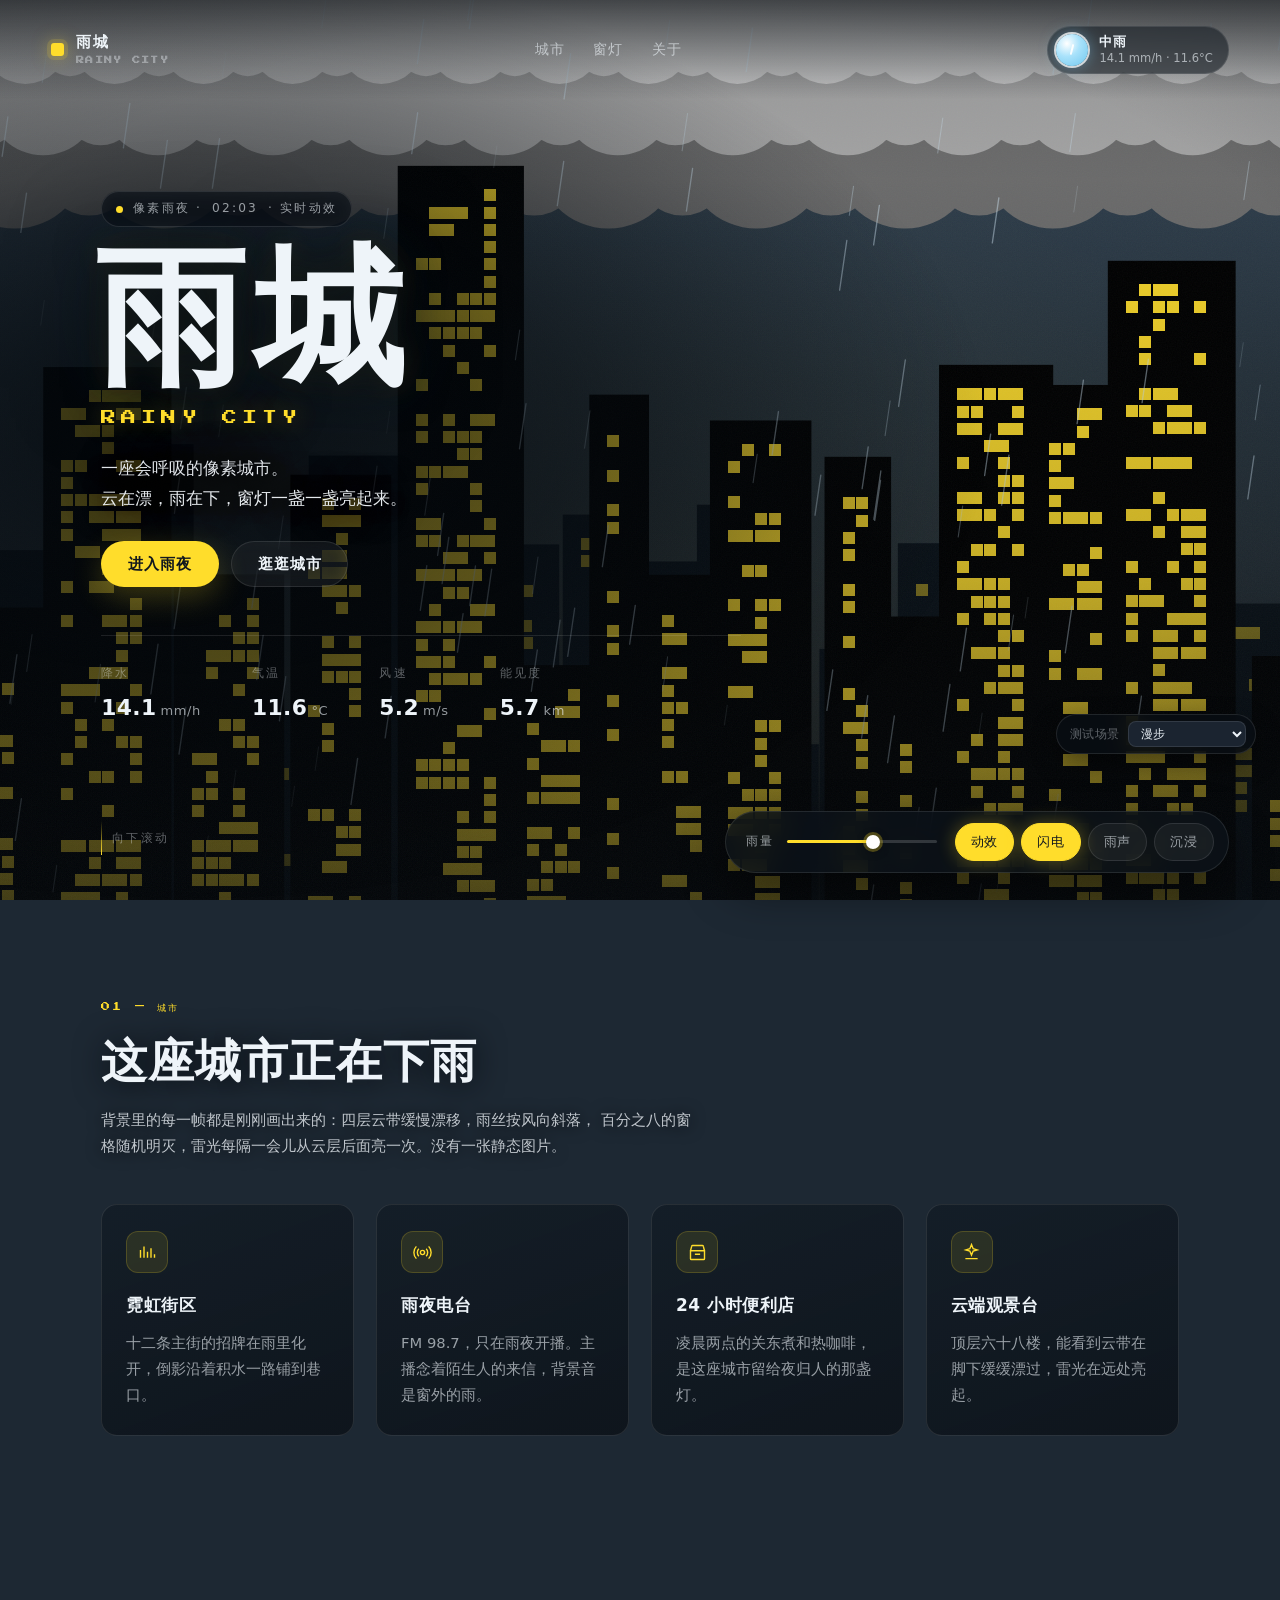
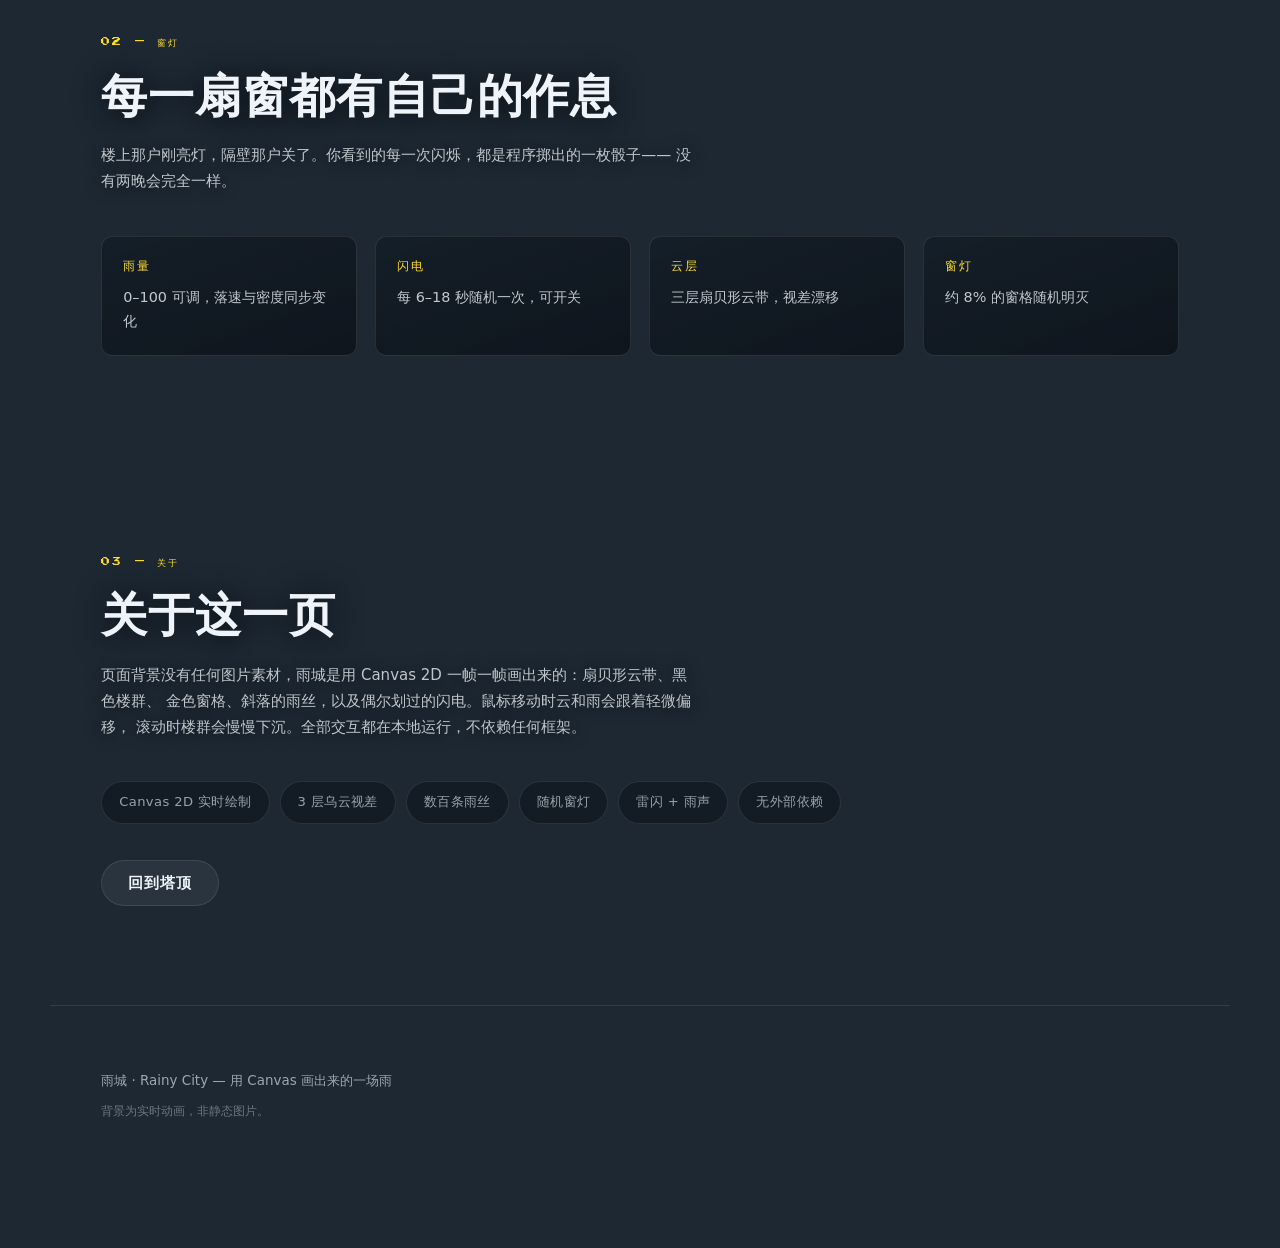
<file: index.html>
<!DOCTYPE html>
<html lang="zh-CN">
<head>
<meta charset="utf-8">
<meta name="viewport" content="width=device-width, initial-scale=1, viewport-fit=cover">
<meta name="color-scheme" content="dark">
<meta name="theme-color" content="#1b2731">
<title>雨城 · Rainy City — 会下��的像素城市</title>
<meta name="description" content="雨城 Rainy City：一座完全由 Canvas 实时绘制的像素雨夜城市。云层漂移、雨丝斜落、窗灯明灭、雷光闪过。">
<link rel="icon" href="data:image/svg+xml,%3Csvg xmlns='http://www.w3.org/2000/svg' viewBox='0 0 32 32'%3E%3Crect width='32' height='32' rx='6' fill='%231b2731'/%3E%3Cpath d='M16 5c4.4 5.6 7.6 9.4 7.6 13.4A7.6 7.6 0 0 1 8.4 18.4C8.4 14.4 11.6 10.6 16 5z' fill='%23ffdd2b'/%3E%3C/svg%3E">
<link rel="preconnect" href="https://fonts.googleapis.com">
<link rel="preconnect" href="https://fonts.gstatic.com" crossorigin>
<link href="https://fonts.googleapis.com/css2?family=Press+Start+2P&display=swap" rel="stylesheet">
<link rel="stylesheet" href="assets/styles.css">
</head>
<body>

<!-- ============ 街景漫步：2D 伪 3D 侧视街道 ============ -->
<canvas class="walk" id="walk" aria-hidden="true"></canvas>

<div class="walk-hud" id="walkHud">
  <header class="walk-hud__bar">
    <div class="walk-hud__title">
      <span class="walk-hud__dot" aria-hidden="true"></span>
      <span class="walk-hud__label">雨城漫步</span>
    </div>
    <button class="chip" id="walkExit" type="button">离开街景</button>
  </header>

  <p class="walk-hint"><kbd>←</kbd><kbd>→</kbd> 或 <kbd>A</kbd><kbd>D</kbd> 行走　·　<kbd>Esc</kbd> 离开</p>
</div>

<!-- 测试用：切换街景内部场景（后续加场景时往 select 里加 option 即可） -->
<label class="scene-switch">
  <span>测试场景</span>
  <select id="sceneSwitch" aria-label="测试：切换街景内部场景">
    <option value="walk">漫步</option>
    <option value="neon">霓虹街区</option>
    <option value="store">24 小时便利店</option>
    <option value="deck">云端观景台</option>
    <option value="radio">雨夜电台</option>
  </select>
</label>

<a class="skip-link" href="#main">跳到主要内容</a>

<!-- ============ 动态背景：实时绘制的雨夜城市 ============ -->
<div class="scene" aria-hidden="true">
  <canvas id="scene"></canvas>
  <div class="scene__dim" id="sceneDim"></div>
  <div class="scene__flash" id="flash"></div>
  <div class="scene__vignette"></div>
  <div class="scene__grain"></div>
</div>

<!-- ============ 顶栏 ============ -->
<header class="topbar">
  <a class="brand" href="#top">
    <span class="brand__mark" aria-hidden="true"></span>
    <span class="brand__text">雨城<em>Rainy City</em></span>
  </a>

  <nav class="nav" aria-label="主导航">
    <a href="#city">城市</a>
    <a href="#nights">窗灯</a>
    <a href="#about">关于</a>
  </nav>

  <div class="weather" role="status">
    <span class="weather__orb" aria-hidden="true"><i></i></span>
    <span class="weather__text">
      <b id="weatherLabel">中雨</b>
      <span><span id="weatherRate">12.4</span> mm/h · <span id="weatherTemp">11.6</span>°C</span>
    </span>
  </div>
</header>

<main id="main">

  <!-- ============ HERO ============ -->
  <section class="hero" id="top">
    <p class="hero__eyebrow"><span class="pulse" aria-hidden="true"></span>像素雨夜 · <span id="clock">23:47</span> · 实时动效</p>

    <h1 class="hero__title">雨城</h1>
    <p class="hero__latin">Rainy City</p>

    <p class="hero__lead">
      一座会呼吸的像素城市。<br>
      云在漂，雨在下，窗灯一盏一盏亮起来。
    </p>

    <div class="hero__actions">
      <button class="btn btn--primary" id="immersiveBtn" type="button">进入雨夜</button>
      <button class="btn btn--ghost" id="walkBtn" type="button">逛逛城市</button>
    </div>

    <dl class="stats">
      <div class="stat"><dt>降水</dt><dd><span id="statRain">12.4</span><small>mm/h</small></dd></div>
      <div class="stat"><dt>气温</dt><dd><span id="statTemp">11.6</span><small>°C</small></dd></div>
      <div class="stat"><dt>风速</dt><dd><span id="statWind">5.2</span><small>m/s</small></dd></div>
      <div class="stat"><dt>能见度</dt><dd><span id="statVis">3.1</span><small>km</small></dd></div>
    </dl>

    <p class="scroll-hint" aria-hidden="true"><span></span>向下滚动</p>
  </section>

  <!-- ============ 城市 ============ -->
  <section class="section" id="city">
    <header class="section__head">
      <p class="section__eyebrow">01 — 城市</p>
      <h2 class="section__title">这座城市正在下雨</h2>
      <p class="section__lead">
        背景里的每一帧都是刚刚画出来的：四层云带缓慢漂移，雨丝按风向斜落，
        百分之八的窗格随机明灭，雷光每隔一会儿从云层后面亮一次。没有一张静态图片。
      </p>
    </header>

    <div class="cards">
      <article class="card">
        <span class="card__icon" aria-hidden="true">
          <svg viewBox="0 0 24 24" fill="none" stroke="currentColor" stroke-width="1.6"><path d="M4 18V9m4 9V5m4 13v-7m4 7V7m4 11v-4"/></svg>
        </span>
        <h3>霓虹街区</h3>
        <p>十二条主街的招牌在雨里化开，倒影沿着积水一路铺到巷口。</p>
      </article>

      <article class="card">
        <span class="card__icon" aria-hidden="true">
          <svg viewBox="0 0 24 24" fill="none" stroke="currentColor" stroke-width="1.6"><circle cx="12" cy="12" r="2.4"/><path d="M7.8 7.8a6 6 0 0 0 0 8.4m8.4 0a6 6 0 0 0 0-8.4M5 5a10 10 0 0 0 0 14m14 0a10 10 0 0 0 0-14"/></svg>
        </span>
        <h3>雨夜电台</h3>
        <p>FM 98.7，只在雨夜开播。主播念着陌生人的来信，背景音是窗外的雨。</p>
      </article>

      <article class="card">
        <span class="card__icon" aria-hidden="true">
          <svg viewBox="0 0 24 24" fill="none" stroke="currentColor" stroke-width="1.6"><path d="M4 10l1.4-5.2A1 1 0 0 1 6.4 4h11.2a1 1 0 0 1 1 .8L20 10M4 10h16v9a1 1 0 0 1-1 1H5a1 1 0 0 1-1-1v-9z"/><path d="M9 14h6"/></svg>
        </span>
        <h3>24 小时便利店</h3>
        <p>凌晨两点的关东煮和热咖啡，是这座城市留给夜归人的那盏灯。</p>
      </article>

      <article class="card">
        <span class="card__icon" aria-hidden="true">
          <svg viewBox="0 0 24 24" fill="none" stroke="currentColor" stroke-width="1.6"><path d="M12 3l1.9 4.6L18.5 9l-4.6 1.4L12 15l-1.9-4.6L5.5 9l4.6-1.4z"/><path d="M5 19h14"/></svg>
        </span>
        <h3>云端观景台</h3>
        <p>顶层六十八楼，能看到云带在脚下缓缓漂过，雷光在远处亮起。</p>
      </article>
    </div>
  </section>

  <!-- ============ 窗灯 ============ -->
  <section class="section" id="nights">
    <header class="section__head">
      <p class="section__eyebrow">02 — 窗灯</p>
      <h2 class="section__title">每一扇窗都有自己的作息</h2>
      <p class="section__lead">
        楼上那户刚亮灯，隔壁那户关了。你看到的每一次闪烁，都是程序掷出的一枚骰子——
        没有两晚会完全一样。
      </p>
    </header>

    <dl class="facts">
      <div class="fact"><dt>雨量</dt><dd>0–100 可调，落速与密度同步变化</dd></div>
      <div class="fact"><dt>闪电</dt><dd>每 6–18 秒随机一次，可开关</dd></div>
      <div class="fact"><dt>云层</dt><dd>三层扇贝形云带，视差漂移</dd></div>
      <div class="fact"><dt>窗灯</dt><dd>约 8% 的窗格随机明灭</dd></div>
    </dl>
  </section>

  <!-- ============ 关于 ============ -->
  <section class="section" id="about">
    <header class="section__head">
      <p class="section__eyebrow">03 — 关于</p>
      <h2 class="section__title">关于这一页</h2>
      <p class="section__lead">
        页面背景没有任何图片素材，雨城是用 Canvas 2D 一帧一帧画出来的：扇贝形云带、黑色楼群、
        金色窗格、斜落的雨丝，以及偶尔划过的闪电。鼠标移动时云和雨会跟着轻微偏移，
        滚动时楼群会慢慢下沉。全部交互都在本地运行，不依赖任何框架。
      </p>
    </header>

    <ul class="tags">
      <li>Canvas 2D 实时绘制</li>
      <li>3 层乌云视差</li>
      <li>数百条雨丝</li>
      <li>随机窗灯</li>
      <li>雷闪 + 雨声</li>
      <li>无外部依赖</li>
    </ul>

    <p class="about__actions">
      <a class="btn btn--ghost" href="#top">回到塔顶</a>
    </p>
  </section>
</main>

<footer class="footer">
  <p>雨城 · Rainy City — 用 Canvas 画出来的一场雨</p>
  <p class="footer__dim">背景为实时动画，非静态图片。</p>
</footer>

<!-- ============ 控制台 ============ -->
<aside class="console" aria-label="雨夜控制台">
  <label class="console__slider">
    <span class="console__label">雨量</span>
    <input type="range" id="rainSlider" min="0" max="100" value="58" step="1" aria-label="雨量">
  </label>
  <div class="console__toggles">
    <button class="chip" id="motionToggle" type="button" aria-pressed="true">动效</button>
    <button class="chip" id="lightningToggle" type="button" aria-pressed="true">闪电</button>
    <button class="chip" id="soundToggle" type="button" aria-pressed="false">雨声</button>
    <button class="chip" id="immersiveToggle" type="button" aria-pressed="false">沉浸</button>
  </div>
</aside>

<p class="exit-hint">按 <b>Esc</b> 退出雨夜　·　暴雨越大，雨声越响</p>

<noscript>
  <p class="noscript">启用 JavaScript 才能看到会动的雨夜城市。</p>
</noscript>

<script src="assets/scene.js" defer></script>
<script src="assets/walk.js" defer></script>
<script src="assets/app.js" defer></script>
</body>
</html>
</file>
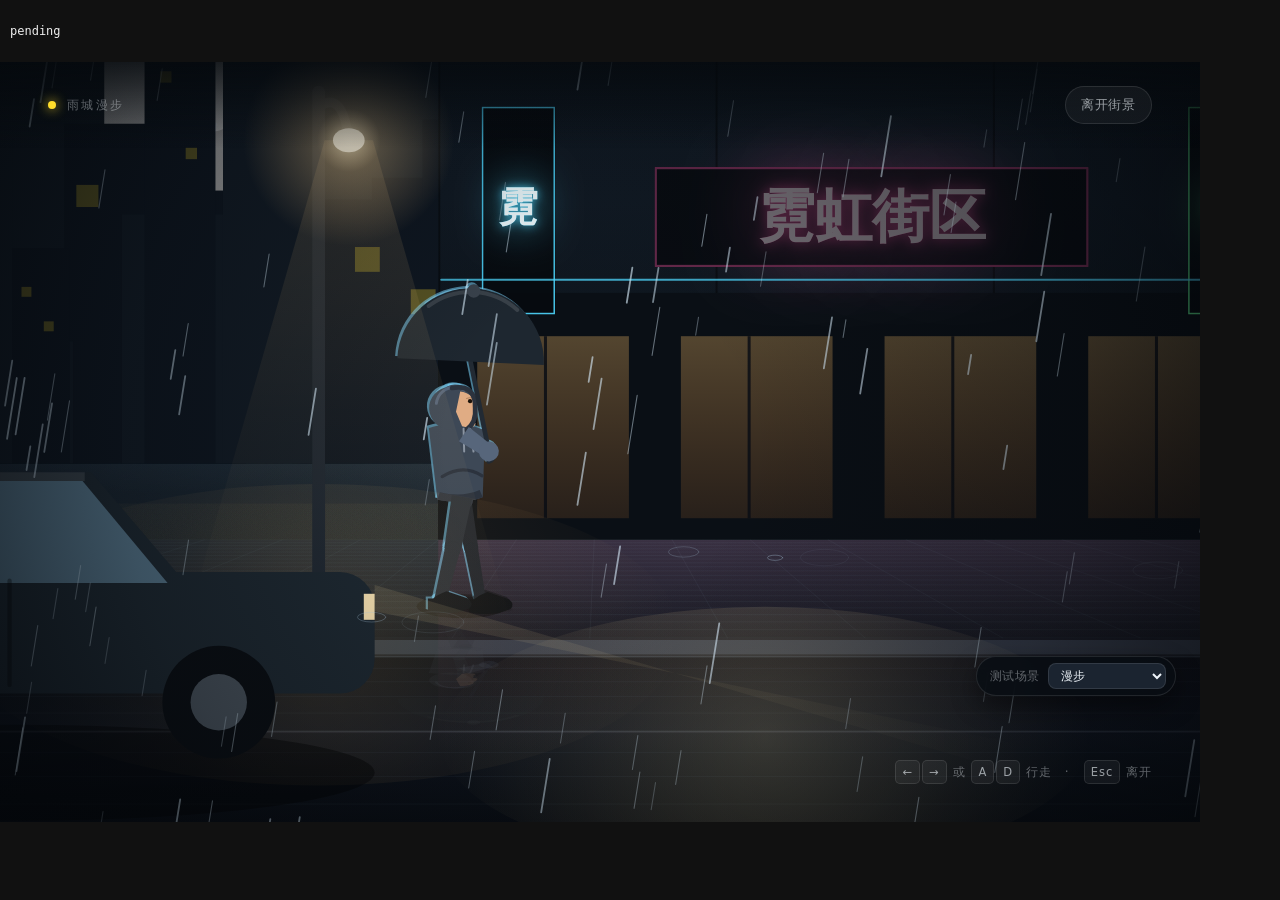
<file: _verify/motion-probe.html>
<!DOCTYPE html>
<html lang="zh-CN">
<head><meta charset="utf-8"><title>walk motion probe</title>
<style>body{margin:0;background:#111;color:#eee;font:12px/1.5 monospace}pre{padding:10px}</style>
</head>
<body>
<pre id="o">pending</pre>
<iframe id="f" src="/" width="1200" height="760" style="width:1200px;height:760px;border:0"></iframe>
<script>
var log = [];
var f = document.getElementById('f');

f.onload = function () {
  var w = f.contentWindow, d = f.contentDocument;
  var errs = [];
  w.addEventListener('error', function (e) { errs.push((e.message || '?') + ' @' + e.lineno); });

  var cv = d.getElementById('walk');
  var shots = [];

  function snap(tag) {
    var s = w.RainyWalk.status();
    var len = cv.toDataURL().length;
    shots.push({ tag: tag, len: len, s: s });
    log.push(tag.padEnd(14) + ' running=' + s.running +
             ' x=' + s.x + ' cam=' + s.cam + ' phase=' + s.phase +
             ' now=' + s.now + ' drops=' + s.drops + ' cars=' + s.cars +
             ' dirs=[' + s.carDirs + '] lanes=[' + s.carLanes + '] len=' + len);
  }

  setTimeout(function () {
    d.getElementById('walkBtn').click();
    log.push('isMotion = ' + w.RainyCity.isMotion());
    snap('t0');

    setTimeout(function () {
      snap('t1');
      setTimeout(function () {
        snap('t2');
        log.push('画面有变化 = ' + (shots[0].len !== shots[2].len));
        log.push('errors = ' + (errs.length ? errs.join(' | ') : 'none'));
        document.getElementById('o').textContent = log.join('\n');
      }, 600);
    }, 600);
  }, 400);
};
</script>
</body>
</html>
</file>
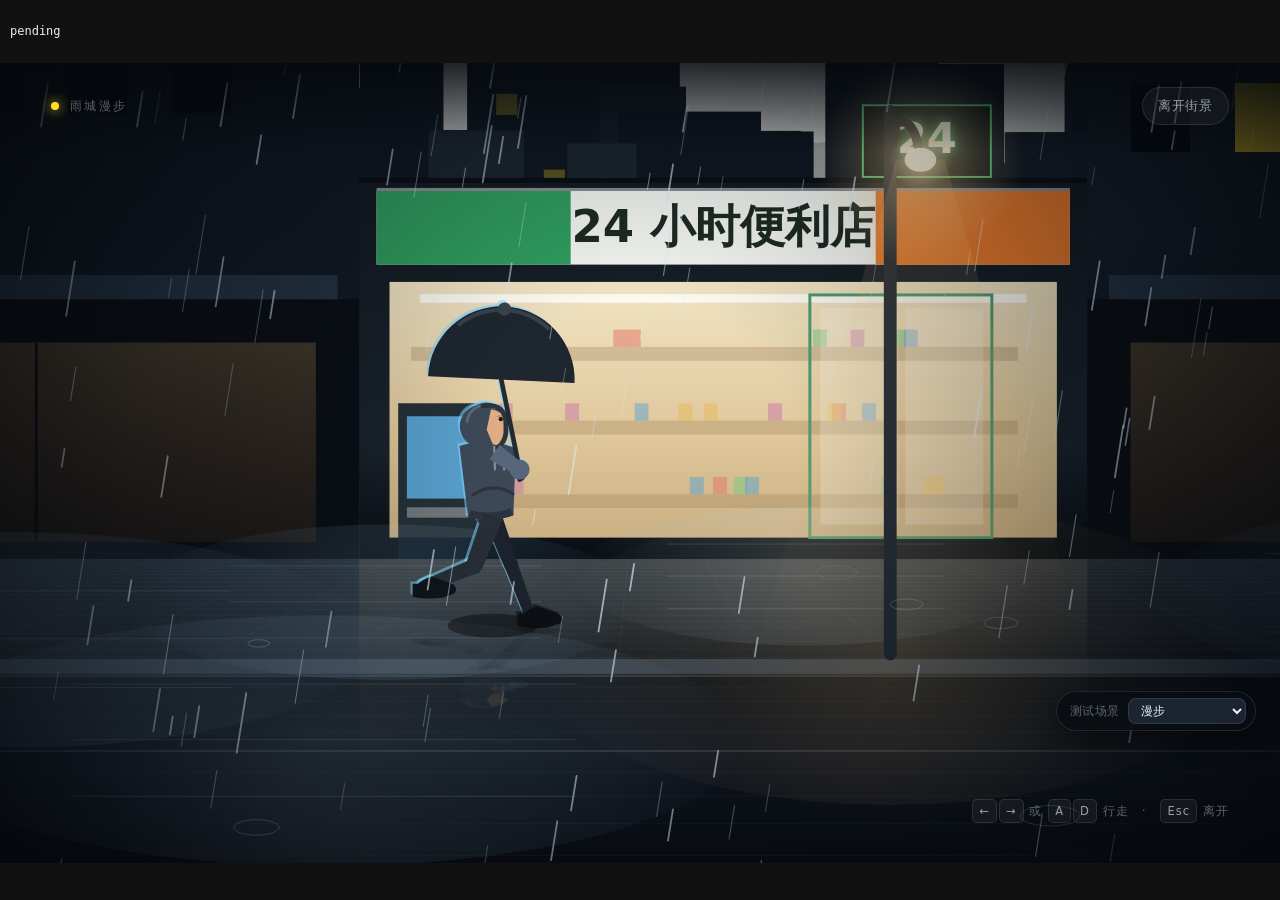
<file: _verify/walk-probe.html>
<!DOCTYPE html>
<html lang="zh-CN">
<head><meta charset="utf-8"><title>walk probe</title>
<style>body{margin:0;background:#111;color:#eee;font:12px/1.6 monospace}pre{padding:10px}</style>
</head>
<body>
<pre id="o">pending</pre>
<iframe id="f" src="/" width="1280" height="800" style="width:1280px;height:800px;border:0"></iframe>
<script>
var log = [];
var f = document.getElementById('f');

f.onload = function () {
  var w = f.contentWindow, d = f.contentDocument;
  var errs = [];
  w.addEventListener('error', function (e) { errs.push((e.message || '?') + ' @' + e.lineno); });

  function done() {
    log.push('runtime errors = ' + (errs.length ? errs.join(' | ') : 'none'));
    document.getElementById('o').textContent = log.join('\n');
  }

  setTimeout(function () {
    var btn = d.getElementById('walkBtn');
    log.push('逛逛城市是按钮      = ' + (btn && btn.tagName));
    log.push('RainyWalk 存在      = ' + typeof w.RainyWalk);

    btn.click();

    setTimeout(function () {
      log.push('body.is-walking     = ' + d.body.classList.contains('is-walking'));
      log.push('RainyWalk.isActive  = ' + w.RainyWalk.isActive());

      var cv = d.getElementById('walk');
      log.push('canvas 尺寸         = ' + cv.width + 'x' + cv.height);
      log.push('画面非空            = ' + (cv.toDataURL().length > 20000));

      var list = w.RainyWalk.list();
      log.push('地标数量            = ' + list.length);
      log.push('地标顺序            = ' + list.map(function (x) { return x.name; }).join(' / '));
      log.push('当前地点 API        = ' + (w.RainyWalk.current() || {}).name);
      log.push('walkNow 已移除      = ' + (d.getElementById('walkNow') === null));
      log.push('walkNav 已移除      = ' + (d.getElementById('walkNav') === null));

      w.RainyWalk.jumpTo(2);
      setTimeout(function () {
        log.push('跳转后当前地点      = ' + (w.RainyWalk.current() || {}).name);

        d.getElementById('walkExit').click();
        setTimeout(function () {
          log.push('退出后 isActive     = ' + w.RainyWalk.isActive());
          log.push('退出后 is-walking   = ' + d.body.classList.contains('is-walking'));

          /* 测试用场景下拉：锁定到具体地标 */
          var sw = d.getElementById('sceneSwitch');
          log.push('下拉存在            = ' + !!sw);
          log.push('下拉选项            = ' + Array.prototype.map.call(sw.options, function (o) { return o.value; }).join(','));
          sw.value = 'store';
          sw.dispatchEvent(new w.Event('change', { bubbles: true }));
          setTimeout(function () {
            log.push('下拉→便利店 active  = ' + w.RainyWalk.isActive());
            log.push('下拉→便利店 locked  = ' + w.RainyWalk.isLocked() + ' (' + w.RainyWalk.lockName() + ')');
            log.push('下拉值已同步        = ' + (sw.value === 'store'));
            log.push('当前地点            = ' + (w.RainyWalk.current() || {}).name);
            sw.value = 'walk';
            sw.dispatchEvent(new w.Event('change', { bubbles: true }));
            setTimeout(function () {
              log.push('下拉→漫步 locked    = ' + w.RainyWalk.isLocked());
              done();
            }, 350);
          }, 350);
        }, 350);
      }, 900);
    }, 900);
  }, 400);
};
</script>
</body>
</html>
</file>
<file: assets/styles.css>
/* ==========================================================================
   雨城 · Rainy City
   调色取自场景本身：石板蓝的夜空、三级灰云、纯黑楼体、金色窗格
   ========================================================================== */

:root{
  /* 场景色 */
  --sky-top:      #2f4050;
  --sky-bottom:   #1d2833;
  --cloud-light:  #cfcfcf;
  --cloud-mid:    #a9a9a9;
  --cloud-dark:   #6b6b6b;
  --ink:          #000000;

  /* 窗灯 */
  --glow:         #ffdd2b;
  --glow-soft:    rgba(255,221,43,.35);
  --glow-dim:     rgba(255,221,43,.14);

  /* 文字 */
  --text:         #eef4f9;
  --muted:        rgba(238,244,249,.62);
  --faint:        rgba(238,244,249,.38);

  /* 面板 */
  --panel:        rgba(12,19,26,.55);
  --panel-solid:  rgba(12,19,26,.78);
  --hairline:     rgba(255,255,255,.10);
  --hairline-lit: rgba(255,221,43,.28);

  --radius:       16px;
  --radius-sm:    11px;

  --pad:          clamp(20px, 4vw, 56px);
  --maxw:         1180px;

  --font-sans: "PingFang SC", "Hiragino Sans GB", "Microsoft YaHei UI", "Microsoft YaHei",
               system-ui, -apple-system, "Segoe UI", Roboto, "Helvetica Neue", sans-serif;
  --font-pixel: "Press Start 2P", "Courier New", ui-monospace, monospace;

  --ease: cubic-bezier(.22,.61,.36,1);
}

/* ---------------------------------------------------------------- base --- */

*,*::before,*::after{ box-sizing:border-box; }

html{ scroll-behavior:smooth; }

body{
  margin:0;
  min-height:100%;
  background:var(--sky-bottom);
  color:var(--text);
  font-family:var(--font-sans);
  font-size:clamp(15px,1.05vw,17px);
  line-height:1.75;
  -webkit-font-smoothing:antialiased;
  text-rendering:optimizeLegibility;
  overflow-x:hidden;
}

h1,h2,h3,dl,dd,dt,p{ margin:0; }
ul{ margin:0; padding:0; list-style:none; }
img{ max-width:100%; display:block; }

a{ color:inherit; text-decoration:none; }

:focus-visible{
  outline:2px solid var(--glow);
  outline-offset:3px;
  border-radius:4px;
}

::selection{ background:var(--glow); color:#10161c; }

.skip-link{
  position:fixed; top:-100px; left:16px; z-index:100;
  padding:10px 16px; border-radius:0 0 10px 10px;
  background:var(--glow); color:#10161c; font-weight:700;
  transition:top .2s var(--ease);
}
.skip-link:focus{ top:0; }

/* --------------------------------------------------------------- scene --- */

.scene{
  position:fixed; inset:0; z-index:0;
  overflow:hidden;
  background:var(--sky-bottom);
}

#scene{
  display:block;
  width:100%; height:100%;
}

/* 雷闪：由 JS 控制透明度 */
.scene__flash{
  position:absolute; inset:0;
  background:#dfeaf5;
  opacity:0;
  mix-blend-mode:screen;
  pointer-events:none;
}

/* 暗角，让文字站得住 */
.scene__vignette{
  position:absolute; inset:0;
  pointer-events:none;
  background:
    radial-gradient(122% 92% at 50% 44%, transparent 46%, rgba(4,8,12,.50) 100%),
    linear-gradient(to bottom, rgba(4,8,12,.14) 0%, rgba(4,8,12,.04) 20%, rgba(4,8,12,.22) 62%, rgba(4,8,12,.68) 100%);
}

/* 滚过首屏后让城市退到后面，读文字更轻松 */
.scene__dim{
  position:absolute; inset:0;
  background:#05090e;
  opacity:0;
  pointer-events:none;
}

/* 极细的颗粒，压掉色带 */
.scene__grain{
  position:absolute; inset:-50%;
  pointer-events:none;
  opacity:.045;
  background-image:url("data:image/svg+xml,%3Csvg xmlns='http://www.w3.org/2000/svg' width='160' height='160'%3E%3Cfilter id='n'%3E%3CfeTurbulence type='fractalNoise' baseFrequency='.8' numOctaves='3'/%3E%3C/filter%3E%3Crect width='160' height='160' filter='url(%23n)'/%3E%3C/svg%3E");
  animation:grain 6s steps(6,end) infinite;
}
@keyframes grain{
  0%{transform:translate(0,0)}      20%{transform:translate(-3%,2%)}
  40%{transform:translate(2%,-3%)}  60%{transform:translate(-2%,-2%)}
  80%{transform:translate(3%,1%)}   100%{transform:translate(0,0)}
}

/* -------------------------------------------------------------- topbar --- */

.topbar{
  position:fixed; z-index:20;
  top:0; left:0; right:0;
  display:flex; align-items:center; gap:clamp(14px,3vw,40px);
  padding:clamp(14px,2vw,26px) var(--pad);
  background:linear-gradient(to bottom, rgba(6,10,14,.66), rgba(6,10,14,0));
}

.brand{
  display:flex; align-items:center; gap:12px;
  flex:0 0 auto;
}

.brand__mark{
  width:13px; height:13px; border-radius:3px;
  background:var(--glow);
  box-shadow:0 0 0 4px rgba(255,221,43,.14), 0 0 18px rgba(255,221,43,.5);
  animation:blink 5.5s steps(1,end) infinite;
}
@keyframes blink{
  0%,86%{opacity:1}
  88%{opacity:.25}
  90%{opacity:1}
  93%{opacity:.4}
  95%,100%{opacity:1}
}

.brand__text{
  display:flex; flex-direction:column; line-height:1.15;
  font-weight:700; letter-spacing:.14em;
}
.brand__text em{
  font-family:var(--font-pixel);
  font-size:8px; font-style:normal; letter-spacing:.16em;
  color:var(--faint); margin-top:5px; text-transform:uppercase;
}

.nav{
  display:flex; gap:clamp(14px,2.2vw,30px);
  margin-left:auto; margin-right:auto;
  font-size:.9rem; letter-spacing:.08em;
  color:var(--muted);
}
.nav a{ position:relative; padding:4px 0; transition:color .25s var(--ease); }
.nav a::after{
  content:""; position:absolute; left:0; right:100%; bottom:0;
  height:1px; background:var(--glow);
  transition:right .3s var(--ease);
}
.nav a:hover{ color:var(--text); }
.nav a:hover::after{ right:0; }

/* 天气指示器 —— 呼应原图右上角那枚圆标 */
.weather{
  flex:0 0 auto;
  display:flex; align-items:center; gap:11px;
  padding:7px 15px 7px 8px;
  border:1px solid var(--hairline);
  border-radius:999px;
  background:var(--panel);
  -webkit-backdrop-filter:blur(10px);
  backdrop-filter:blur(10px);
}

.weather__orb{
  position:relative; flex:0 0 auto;
  width:32px; height:32px; border-radius:50%;
  background:radial-gradient(circle at 34% 30%, #ffffff 0%, #a9e2fb 42%, #6fc7ee 100%);
  box-shadow:0 0 0 2px rgba(255,255,255,.75), 0 0 16px rgba(126,208,246,.55);
  display:grid; place-items:center;
  overflow:hidden;
}
/* 圆标里的雨：一条持续斜落的细线 */
.weather__orb i{
  width:2px; height:11px; border-radius:2px;
  background:rgba(255,255,255,.92);
  transform:rotate(14deg);
  animation:orb-rain 1.5s linear infinite;
}
@keyframes orb-rain{
  0%{ transform:translateY(-11px) rotate(14deg); opacity:0; }
  25%{ opacity:1; }
  100%{ transform:translateY(12px) rotate(14deg); opacity:0; }
}

.weather__text{ display:flex; flex-direction:column; line-height:1.25; font-size:.72rem; }
.weather__text b{ font-size:.82rem; letter-spacing:.06em; }
.weather__text span{ color:var(--muted); font-variant-numeric:tabular-nums; }

/* ---------------------------------------------------------------- hero --- */

.hero{
  position:relative; z-index:10;
  min-height:100svh;
  display:flex; flex-direction:column;
  justify-content:center;
  gap:clamp(16px,2.4vh,30px);
  max-width:var(--maxw);
  margin:0 auto;
  padding:clamp(120px,16vh,200px) var(--pad) clamp(120px,14vh,170px);
  animation:rise 1.1s var(--ease) both .15s;
}
@keyframes rise{
  from{ opacity:0; transform:translateY(22px); }
  to{ opacity:1; transform:none; }
}

/* 文字底下的一层柔光罩，压住背后的窗格 */
.hero::before{
  content:"";
  position:absolute;
  inset:-6% -14% -2% -14%;
  z-index:-1;
  pointer-events:none;
  background:radial-gradient(64% 58% at 20% 50%,
    rgba(4,9,14,.82) 0%, rgba(4,9,14,.54) 40%,
    rgba(4,9,14,.18) 68%, rgba(4,9,14,0) 83%);
}

.hero__eyebrow{
  display:inline-flex; align-items:center; gap:10px;
  align-self:flex-start;
  padding:6px 14px;
  border:1px solid var(--hairline);
  border-radius:999px;
  background:var(--panel);
  -webkit-backdrop-filter:blur(8px);
  backdrop-filter:blur(8px);
  font-size:.76rem; letter-spacing:.18em;
  color:var(--muted);
}

.pulse{
  width:7px; height:7px; border-radius:50%;
  background:var(--glow);
  box-shadow:0 0 0 0 var(--glow-soft);
  animation:pulse 2.6s ease-out infinite;
}
@keyframes pulse{
  0%{ box-shadow:0 0 0 0 rgba(255,221,43,.45); }
  70%{ box-shadow:0 0 0 12px rgba(255,221,43,0); }
  100%{ box-shadow:0 0 0 0 rgba(255,221,43,0); }
}

.hero__title{
  font-size:clamp(64px,13vw,150px);
  line-height:.94;
  font-weight:800;
  letter-spacing:.06em;
  margin-left:-.04em;
  text-shadow:
    0 0 42px rgba(8,14,20,.9),
    0 0 90px rgba(8,14,20,.7),
    0 0 26px rgba(255,221,43,.12);
}

.hero__latin{
  font-family:var(--font-pixel);
  font-size:clamp(10px,1.5vw,15px);
  letter-spacing:.34em;
  text-transform:uppercase;
  color:var(--glow);
  text-shadow:0 0 22px var(--glow-soft);
  margin-top:-6px;
}

.hero__lead{
  max-width:34ch;
  font-size:clamp(15px,1.35vw,19px);
  color:rgba(242,247,251,.94);
  text-shadow:0 2px 16px rgba(4,9,14,.95), 0 0 42px rgba(4,9,14,.7);
}

.hero__actions{
  display:flex; flex-wrap:wrap; gap:12px;
  margin-top:6px;
}

/* -------------------------------------------------------------- button --- */

.btn{
  display:inline-flex; align-items:center; justify-content:center;
  min-height:46px; padding:0 26px;
  border-radius:999px;
  border:1px solid transparent;
  font:inherit; font-weight:600; font-size:.94rem; letter-spacing:.06em;
  cursor:pointer;
  transition:transform .25s var(--ease), background-color .25s var(--ease),
             border-color .25s var(--ease), box-shadow .25s var(--ease), color .25s var(--ease);
}
.btn:hover{ transform:translateY(-2px); }
.btn:active{ transform:translateY(0); }

.btn--primary{
  background:var(--glow);
  color:#12181e;
  box-shadow:0 10px 30px rgba(255,221,43,.22);
}
.btn--primary:hover{
  box-shadow:0 14px 40px rgba(255,221,43,.34);
  background:#ffe14f;
}

.btn--ghost{
  background:rgba(255,255,255,.06);
  border-color:var(--hairline);
  color:var(--text);
  -webkit-backdrop-filter:blur(8px);
  backdrop-filter:blur(8px);
}
.btn--ghost:hover{
  border-color:var(--hairline-lit);
  background:rgba(255,255,255,.11);
}

/* --------------------------------------------------------------- stats --- */

.stats{
  display:flex; flex-wrap:wrap; gap:clamp(20px,4vw,58px);
  margin-top:clamp(16px,3vh,34px);
  padding-top:clamp(16px,3vh,30px);
  border-top:1px solid var(--hairline);
  max-width:640px;
}
.stat dt{
  font-size:.72rem; letter-spacing:.2em; text-transform:uppercase;
  color:var(--faint); margin-bottom:5px;
}
.stat dd{
  font-size:clamp(18px,1.7vw,24px); font-weight:700;
  font-variant-numeric:tabular-nums; letter-spacing:.02em;
}
.stat dd small{
  font-size:.6em; font-weight:500; color:var(--muted);
  margin-left:4px; letter-spacing:.04em;
}

.scroll-hint{
  position:absolute; left:var(--pad); bottom:clamp(26px,5vh,52px);
  display:flex; align-items:center; gap:10px;
  font-size:.72rem; letter-spacing:.2em; color:var(--faint);
}
.scroll-hint span{
  width:1px; height:34px;
  background:linear-gradient(to bottom, transparent, var(--glow));
  animation:drop 2.4s ease-in-out infinite;
}
@keyframes drop{
  0%,100%{ transform:scaleY(.35); transform-origin:top; opacity:.4; }
  50%    { transform:scaleY(1);   transform-origin:top; opacity:1; }
}

/* ------------------------------------------------------------- section --- */

.section{
  position:relative; z-index:10;
  max-width:var(--maxw);
  margin:0 auto;
  padding:clamp(72px,11vh,140px) var(--pad);
}

.section__head{ max-width:760px; }

.section__eyebrow{
  font-family:var(--font-pixel);
  font-size:9px; letter-spacing:.24em; text-transform:uppercase;
  color:var(--glow);
  margin-bottom:18px;
}

.section__title{
  font-size:clamp(28px,3.6vw,46px);
  line-height:1.22; font-weight:750;
  letter-spacing:.02em;
  text-shadow:0 2px 30px rgba(6,10,14,.9);
}

.section__lead{
  margin-top:18px;
  max-width:62ch;
  color:rgba(238,244,249,.78);
  text-shadow:0 1px 16px rgba(6,10,14,.85);
}

/* --------------------------------------------------------------- cards --- */

.cards{
  display:grid;
  grid-template-columns:repeat(auto-fit,minmax(232px,1fr));
  gap:clamp(14px,1.8vw,22px);
  margin-top:clamp(34px,5vh,56px);
}

.card{
  position:relative;
  padding:26px 24px 28px;
  border:1px solid var(--hairline);
  border-radius:var(--radius);
  background:linear-gradient(160deg, rgba(16,25,34,.66), rgba(9,14,20,.72));
  overflow:hidden;
  transition:transform .35s var(--ease), border-color .35s var(--ease), background-color .35s var(--ease);
}
.card::before{
  content:""; position:absolute; inset:0 0 auto; height:2px;
  background:linear-gradient(90deg, var(--glow), transparent 72%);
  opacity:0; transition:opacity .35s var(--ease);
}
.card:hover{
  transform:translateY(-5px);
  border-color:var(--hairline-lit);
}
.card:hover::before{ opacity:1; }

.card__icon{
  display:grid; place-items:center;
  width:42px; height:42px; margin-bottom:18px;
  border-radius:12px;
  background:rgba(255,221,43,.10);
  border:1px solid rgba(255,221,43,.18);
  color:var(--glow);
}
.card__icon svg{ width:21px; height:21px; }

.card h3{
  font-size:1.06rem; font-weight:700; letter-spacing:.03em;
  margin-bottom:9px;
}
.card p{
  font-size:.92rem; color:var(--muted); line-height:1.75;
}

/* --------------------------------------------------------------- 规格 --- */

.facts{
  display:grid;
  grid-template-columns:repeat(auto-fit,minmax(238px,1fr));
  gap:clamp(12px,1.6vw,18px);
  margin-top:clamp(30px,4.6vh,50px);
}
.fact{
  padding:19px 21px 21px;
  border:1px solid var(--hairline);
  border-radius:var(--radius-sm);
  background:linear-gradient(160deg, rgba(16,25,34,.62), rgba(9,14,20,.70));
  transition:border-color .35s var(--ease), transform .35s var(--ease);
}
.fact:hover{
  border-color:var(--hairline-lit);
  transform:translateY(-3px);
}
.fact dt{
  font-size:.74rem; letter-spacing:.16em; color:var(--glow);
  text-transform:uppercase;
  margin-bottom:8px;
}
.fact dd{
  font-size:.9rem; color:rgba(238,244,249,.8); line-height:1.7;
}

/* ---------------------------------------------------------------- tags --- */

.tags{
  display:flex; flex-wrap:wrap; gap:10px;
  margin-top:clamp(30px,4.5vh,48px);
}
.tags li{
  padding:9px 17px;
  border:1px solid var(--hairline);
  border-radius:999px;
  background:var(--panel);
  font-size:.82rem; color:var(--muted);
  letter-spacing:.03em;
}

.about__actions{ margin-top:clamp(28px,4vh,44px); }

/* -------------------------------------------------------------- footer --- */

.footer{
  position:relative; z-index:10;
  max-width:var(--maxw);
  margin:0 auto;
  padding:clamp(48px,7vh,86px) var(--pad) clamp(120px,14vh,150px);
  border-top:1px solid var(--hairline);
  font-size:.84rem;
  color:var(--muted);
}
.footer__dim{ color:var(--faint); margin-top:8px; font-size:.78rem; }

/* ------------------------------------------------------------- console --- */

.console{
  position:fixed; z-index:30;
  right:var(--pad); bottom:clamp(16px,3vh,28px);
  display:flex; align-items:center; gap:16px;
  padding:11px 14px;
  border:1px solid var(--hairline);
  border-radius:999px;
  background:var(--panel-solid);
  -webkit-backdrop-filter:blur(14px) saturate(130%);
  backdrop-filter:blur(14px) saturate(130%);
  box-shadow:0 18px 46px rgba(0,0,0,.45);
  animation:rise 1.1s var(--ease) both .45s;
}

.console__slider{
  display:flex; align-items:center; gap:11px;
  padding-left:6px;
}
.console__label{
  flex:0 0 auto; white-space:nowrap;
  font-size:.74rem; letter-spacing:.16em; color:var(--muted);
}

input[type=range]{
  -webkit-appearance:none; appearance:none;
  width:clamp(88px,13vw,150px); height:22px;
  background:transparent; cursor:pointer;
}
input[type=range]::-webkit-slider-runnable-track{
  height:3px; border-radius:3px;
  background:linear-gradient(90deg, var(--glow) var(--fill,58%), rgba(255,255,255,.16) var(--fill,58%));
}
input[type=range]::-webkit-slider-thumb{
  -webkit-appearance:none;
  width:14px; height:14px; margin-top:-5.5px;
  border-radius:50%;
  background:#fff;
  box-shadow:0 0 0 3px rgba(255,221,43,.28), 0 2px 8px rgba(0,0,0,.5);
  transition:transform .2s var(--ease);
}
input[type=range]:hover::-webkit-slider-thumb{ transform:scale(1.15); }
input[type=range]::-moz-range-track{
  height:3px; border-radius:3px; background:rgba(255,255,255,.16);
}
input[type=range]::-moz-range-progress{
  height:3px; border-radius:3px; background:var(--glow);
}
input[type=range]::-moz-range-thumb{
  width:13px; height:13px; border:0; border-radius:50%;
  background:#fff;
  box-shadow:0 0 0 3px rgba(255,221,43,.28);
}

.console__toggles{ display:flex; gap:7px; }

.chip{
  padding:7px 15px;
  border:1px solid var(--hairline);
  border-radius:999px;
  background:rgba(255,255,255,.05);
  color:var(--muted);
  font:inherit; font-size:.8rem; letter-spacing:.06em;
  cursor:pointer;
  transition:color .22s var(--ease), background-color .22s var(--ease),
             border-color .22s var(--ease), box-shadow .22s var(--ease);
}
.chip:hover{ color:var(--text); border-color:rgba(255,255,255,.2); }
.chip[aria-pressed=true]{
  color:#12181e;
  background:var(--glow);
  border-color:var(--glow);
  box-shadow:0 0 18px rgba(255,221,43,.3);
}

/* ------------------------------------------------------------ 沉浸模式 --- */

body.is-immersive{ overflow:hidden; }
body.is-immersive .topbar,
body.is-immersive main,
body.is-immersive .footer,
body.is-immersive .console{
  opacity:0; visibility:hidden;
  transition:opacity .5s var(--ease), visibility .5s;
}
body.is-immersive .scene__vignette{
  background:
    radial-gradient(120% 90% at 50% 45%, transparent 55%, rgba(4,8,12,.4) 100%),
    linear-gradient(to bottom, rgba(4,8,12,.22), rgba(4,8,12,.34));
}

.exit-hint{
  position:fixed; z-index:40;
  left:50%; bottom:34px; transform:translate(-50%,14px);
  padding:9px 20px;
  border:1px solid var(--hairline);
  border-radius:999px;
  background:var(--panel-solid);
  -webkit-backdrop-filter:blur(12px);
  backdrop-filter:blur(12px);
  font-size:.78rem; letter-spacing:.1em; color:var(--muted);
  opacity:0; pointer-events:none;
  transition:opacity .4s var(--ease), transform .4s var(--ease);
}
body.is-immersive .exit-hint{
  opacity:1; transform:translate(-50%,0);
}

.noscript{
  position:fixed; z-index:50; left:50%; top:50%;
  transform:translate(-50%,-50%);
  padding:18px 26px; border-radius:12px;
  background:var(--panel-solid); border:1px solid var(--hairline);
  font-size:.9rem;
}

.exit-hint b{ color:var(--text); font-weight:600; }

/* --------------------------------------------------------- 滚动出现 --- */

.reveal{
  opacity:0;
  transform:translateY(26px);
  transition:opacity .85s var(--ease), transform .85s var(--ease);
}
.reveal.is-in{
  opacity:1;
  transform:none;
}

/* ---------------------------------------------------------- 街景漫步 --- */

.walk{
  position:fixed; inset:0; z-index:40;
  display:block;
  opacity:0; visibility:hidden;
  pointer-events:none;
  transition:opacity .6s var(--ease), visibility .6s;
}
.walk.is-on{ opacity:1; visibility:visible; }

.walk-hud{
  position:fixed; inset:0; z-index:45;
  pointer-events:none;
  opacity:0; visibility:hidden;
  transition:opacity .5s var(--ease) .12s, visibility .5s;
}
body.is-walking .walk-hud{ opacity:1; visibility:visible; }

.walk-hud__bar{
  position:absolute; top:0; left:0; right:0;
  display:flex; align-items:center; gap:16px;
  padding:clamp(14px,2vw,24px) var(--pad);
  background:linear-gradient(to bottom, rgba(5,9,13,.78), rgba(5,9,13,0));
}

.walk-hud__title{
  display:flex; align-items:center; gap:11px;
  font-size:.86rem; letter-spacing:.06em;
}
.walk-hud__dot{
  width:8px; height:8px; border-radius:50%;
  background:var(--glow);
  box-shadow:0 0 12px var(--glow);
}
.walk-hud__label{ color:var(--faint); letter-spacing:.2em; font-size:.72rem; }
.walk-hud__bar .chip{ margin-left:auto; pointer-events:auto; }

.walk-hint{
  position:absolute; right:var(--pad); bottom:clamp(30px,5vh,46px);
  font-size:.76rem; letter-spacing:.08em; color:var(--faint);
}
.walk-hint kbd{
  display:inline-block;
  padding:1px 6px; margin:0 1px;
  border:1px solid var(--hairline); border-radius:5px;
  background:rgba(255,255,255,.05);
  font:inherit; font-size:.72rem; color:var(--muted);
}

body.is-walking{ overflow:hidden; }
body.is-walking .topbar,
body.is-walking main,
body.is-walking .footer,
body.is-walking .console{
  opacity:0; visibility:hidden;
  transition:opacity .45s var(--ease), visibility .45s;
}

/* ------------------------------------------ 测试用：场景切换下拉 --- */
/* 开发期保留：永远浮在最上层，切换后锁定到对应场景方便观察 */

.scene-switch{
  position:fixed;
  right:clamp(12px,2vw,24px);
  bottom:calc(14vh + 20px);
  z-index:80;
  display:flex; align-items:center; gap:8px;
  padding:6px 9px 6px 13px;
  border:1px solid var(--hairline);
  border-radius:999px;
  background:rgba(9,14,20,.84);
  -webkit-backdrop-filter:blur(10px);
  backdrop-filter:blur(10px);
  box-shadow:0 10px 26px rgba(0,0,0,.42);
  font-size:.72rem; letter-spacing:.05em;
  color:var(--faint);
}
.scene-switch select{
  border:1px solid var(--hairline);
  border-radius:8px;
  background:#1b2430;
  color:var(--text);
  font:inherit; font-size:.76rem;
  padding:4px 8px;
  cursor:pointer;
}
.scene-switch select:hover{ border-color:var(--hairline-lit); }

@media (max-width:620px){
  .scene-switch{ bottom:calc(20vh + 26px); right:10px; }
}

/* ------------------------------------------------------------ 响应式 --- */

@media (max-width:900px){
  .nav{ display:none; }
  .weather{ margin-left:auto; }
}

@media (max-width:620px){
  .weather__text{ display:none; }
  .weather{ padding:5px; }

  .hero{ padding-top:118px; padding-bottom:210px; }

  /* 控制台改成两行，并且让滑杆真正可以被压缩，不会顶破视口 */
  .console{
    left:var(--pad); right:var(--pad);
    bottom:14px;
    flex-wrap:wrap; row-gap:10px;
    justify-content:space-between; gap:10px;
    border-radius:18px;
    padding:13px 15px;
  }
  .console__slider{
    flex:1 1 100%; min-width:0;
    padding-left:0; gap:10px;
  }
  .console__toggles{
    flex:1 1 100%; min-width:0; flex-wrap:wrap;
    justify-content:space-between; gap:7px;
  }
  .console__toggles .chip{ padding:7px 10px; font-size:.74rem; }
  input[type=range]{ flex:1 1 auto; width:auto; min-width:0; }

  .scroll-hint{ display:none; }
  .stats{ gap:18px 26px; }
  .stat dd{ font-size:17px; }
  .footer{ padding-bottom:190px; }

  .walk-hint{ right:auto; left:var(--pad); bottom:32px; font-size:.7rem; }
  .walk-hud__label{ display:none; }
}

/* --------------------------------------------------- 减少动态效果偏好 --- */

@media (prefers-reduced-motion:reduce){
  html{ scroll-behavior:auto; }
  *,*::before,*::after{
    animation-duration:.001ms !important;
    animation-iteration-count:1 !important;
    transition-duration:.001ms !important;
  }
  .hero,.console{ animation:none; opacity:1; }
}
</file>
